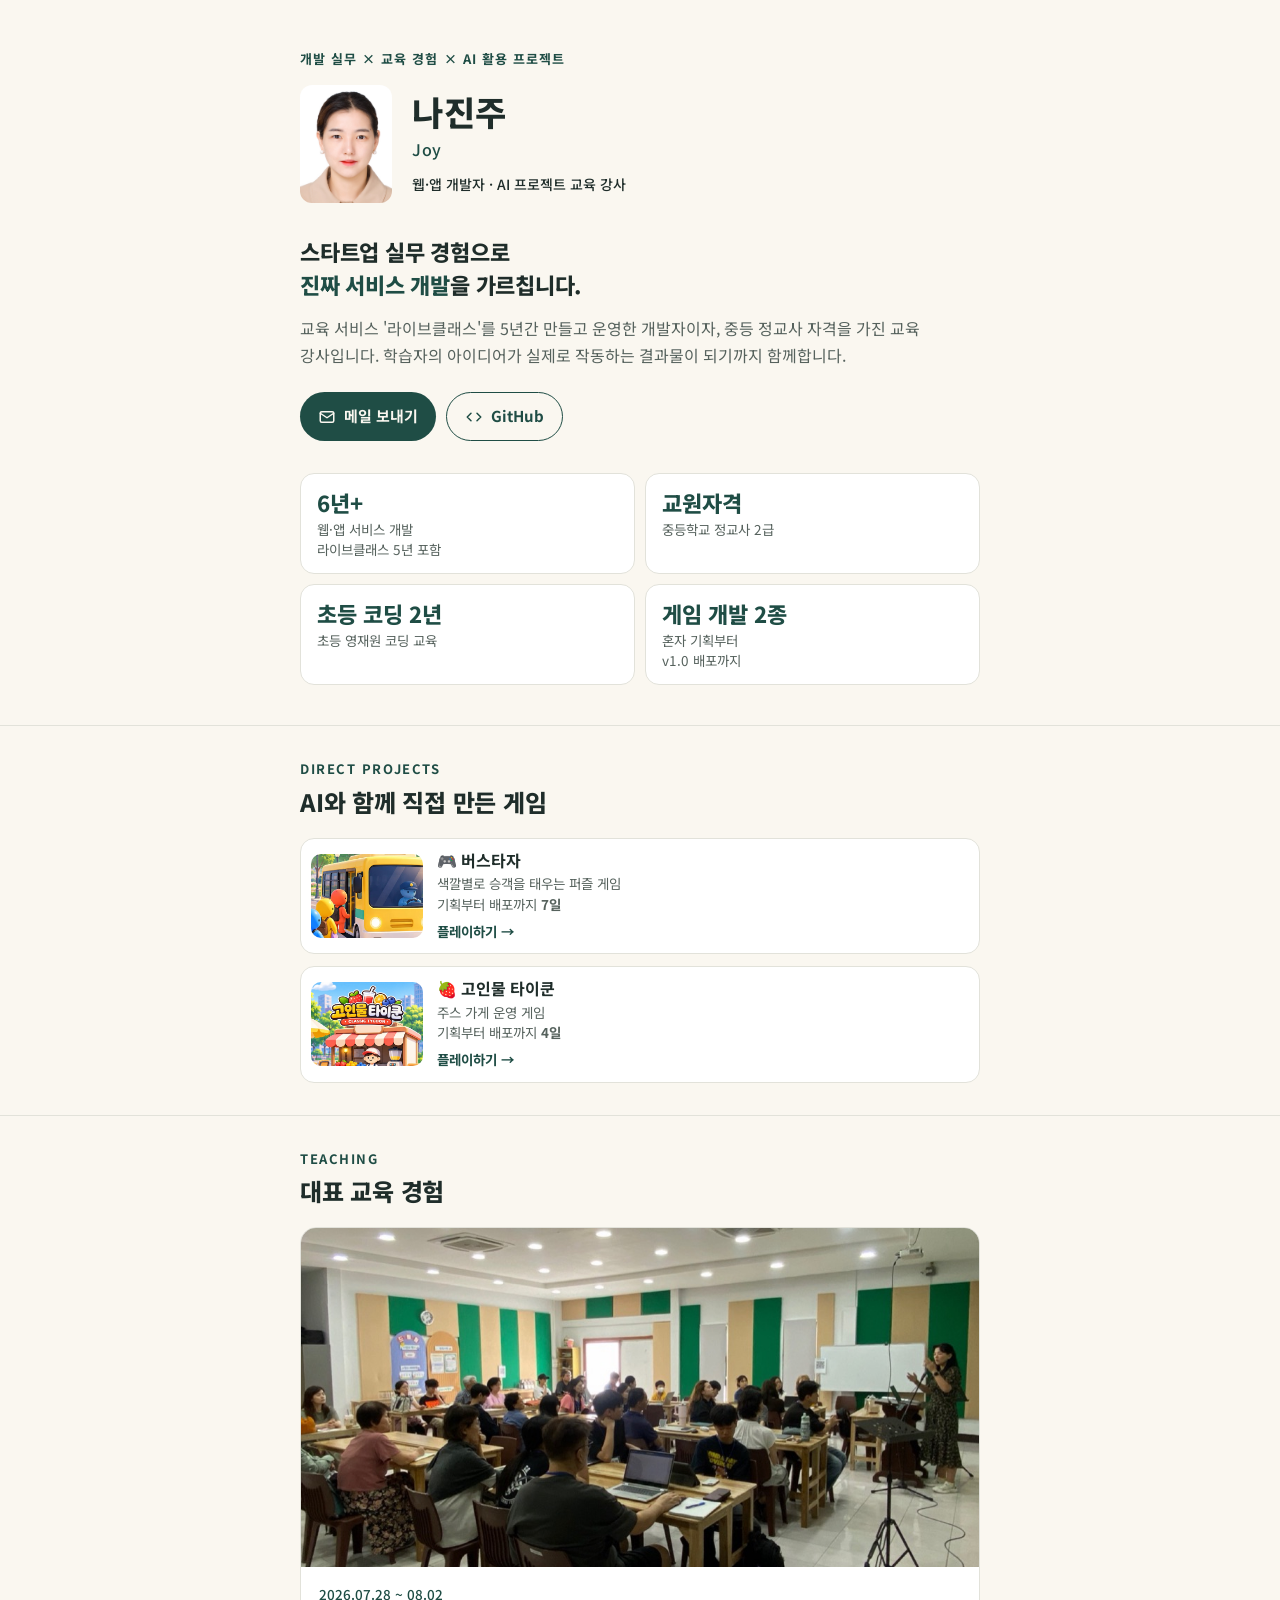
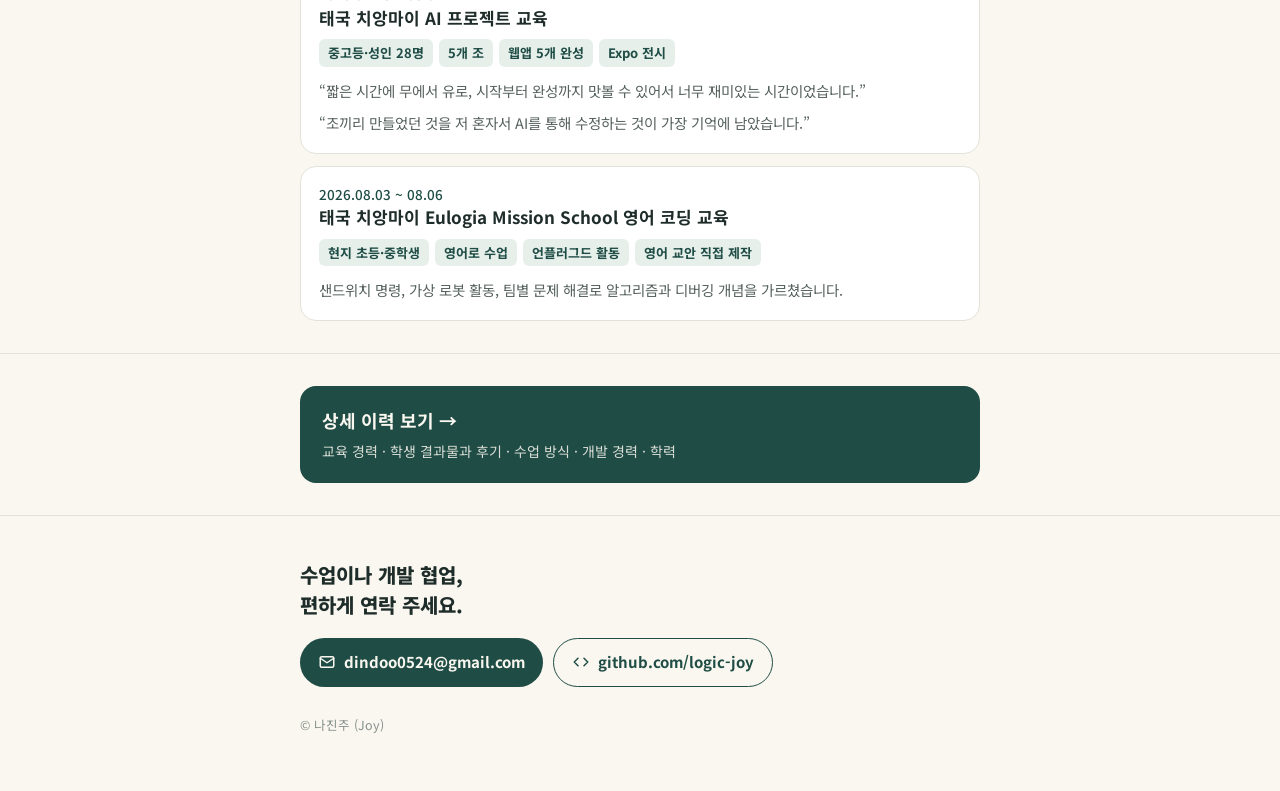
<file: index.html>
<!doctype html>
<html lang="ko">
<head>
<meta charset="utf-8">
<meta name="viewport" content="width=device-width, initial-scale=1">
<title>나진주 (Joy)</title>
<meta name="description" content="스타트업 실무 경험으로 진짜 서비스 개발을 가르칩니다. 웹·앱 개발자 · AI 프로젝트 교육 강사 나진주">
<meta property="og:title" content="나진주 (Joy)">
<meta property="og:description" content="스타트업 실무 경험으로 진짜 서비스 개발을 가르칩니다.">
<meta property="og:image" content="https://logic-joy.github.io/img/game-bustaza.jpg">
<link href="https://fonts.googleapis.com/css2?family=Noto+Sans+KR:wght@400;500;700;800&display=swap" rel="stylesheet">
<link rel="stylesheet" href="style.css">
</head>
<body>

<header class="hero wrap">
  <p class="kicker">개발 실무 × 교육 경험 × AI 활용 프로젝트</p>
  <div class="hero-top">
    <img src="img/profile.jpg" alt="나진주 프로필 사진">
    <div>
      <h1>나진주</h1>
      <div class="en">Joy</div>
      <div class="role">웹·앱 개발자 · AI 프로젝트 교육 강사</div>
    </div>
  </div>
  <p class="pitch">스타트업 실무 경험으로<br><span>진짜 서비스 개발</span>을 가르칩니다.</p>
  <p class="summary">교육 서비스 '라이브클래스'를 5년간 만들고 운영한 개발자이자, 중등 정교사 자격을 가진 교육 강사입니다. 학습자의 아이디어가 실제로 작동하는 결과물이 되기까지 함께합니다.</p>
  <div class="cta">
    <a class="btn primary" href="mailto:dindoo0524@gmail.com"><svg viewBox="0 0 24 24"><rect x="3" y="5" width="18" height="14" rx="2"/><path d="m3 7 9 6 9-6"/></svg>메일 보내기</a>
    <a class="btn ghost" href="https://github.com/logic-joy"><svg viewBox="0 0 24 24"><path d="m8 7-5 5 5 5M16 7l5 5-5 5"/></svg>GitHub</a>
  </div>
  <div class="stats">
    <div class="stat"><b>6년+</b><span>웹·앱 서비스 개발<br>라이브클래스 5년 포함</span></div>
    <div class="stat"><b>교원자격</b><span>중등학교 정교사 2급</span></div>
    <div class="stat"><b>초등 코딩 2년</b><span>초등 영재원 코딩 교육</span></div>
    <div class="stat"><b>게임 개발 2종</b><span>혼자 기획부터<br>v1.0 배포까지</span></div>
  </div>
</header>

<main>
<section class="tight">
  <div class="wrap">
    <p class="eyebrow">DIRECT PROJECTS</p>
    <h2>AI와 함께 직접 만든 게임</h2>
    <div class="mini-games">
      <a class="mini-game" href="https://bus-taza.vercel.app/">
        <img src="img/game-bustaza.jpg" alt="버스타자 게임 대표 이미지">
        <div><h3>🎮 버스타자</h3><p>색깔별로 승객을 태우는 퍼즐 게임<br>기획부터 배포까지 <b>7일</b></p><span class="play">플레이하기 →</span></div>
      </a>
      <a class="mini-game" href="https://classic-tycoon.vercel.app/">
        <img src="img/game-tycoon.jpg" alt="고인물 타이쿤 게임 대표 이미지">
        <div><h3>🍓 고인물 타이쿤</h3><p>주스 가게 운영 게임<br>기획부터 배포까지 <b>4일</b></p><span class="play">플레이하기 →</span></div>
      </a>
    </div>
  </div>
</section>

<section class="tight">
  <div class="wrap">
    <p class="eyebrow">TEACHING</p>
    <h2>대표 교육 경험</h2>
    <div class="highlight">
      <img src="img/class-lecture.jpg" alt="치앙마이 AI 프로젝트 수업 진행 모습">
      <div class="body">
        <div class="date">2026.07.28 ~ 08.02</div>
        <h3>태국 치앙마이 AI 프로젝트 교육</h3>
        <div class="nums"><span>중고등·성인 28명</span><span>5개 조</span><span>웹앱 5개 완성</span><span>Expo 전시</span></div>
        <q>짧은 시간에 무에서 유로, 시작부터 완성까지 맛볼 수 있어서 너무 재미있는 시간이었습니다.</q>
        <q style="margin-top:8px">조끼리 만들었던 것을 저 혼자서 AI를 통해 수정하는 것이 가장 기억에 남았습니다.</q>
      </div>
    </div>
    <div class="highlight" style="margin-top:12px">
      <div class="body">
        <div class="date">2026.08.03 ~ 08.06</div>
        <h3>태국 치앙마이 Eulogia Mission School 영어 코딩 교육</h3>
        <div class="nums"><span>현지 초등·중학생</span><span>영어로 수업</span><span>언플러그드 활동</span><span>영어 교안 직접 제작</span></div>
        <p class="sub" style="font-size:14.5px">샌드위치 명령, 가상 로봇 활동, 팀별 문제 해결로 알고리즘과 디버깅 개념을 가르쳤습니다.</p>
      </div>
    </div>
  </div>
</section>

<section class="tight">
  <div class="wrap">
    <a class="more-link" href="detail/">
      <b>상세 이력 보기 →</b>
      <span>교육 경력 · 학생 결과물과 후기 · 수업 방식 · 개발 경력 · 학력</span>
    </a>
  </div>
</section>
</main>

<footer>
  <div class="wrap">
    <p class="pitch">수업이나 개발 협업,<br>편하게 연락 주세요.</p>
    <div class="cta" style="margin-top:0">
      <a class="btn primary" href="mailto:dindoo0524@gmail.com"><svg viewBox="0 0 24 24"><rect x="3" y="5" width="18" height="14" rx="2"/><path d="m3 7 9 6 9-6"/></svg>dindoo0524@gmail.com</a>
      <a class="btn ghost" href="https://github.com/logic-joy"><svg viewBox="0 0 24 24"><path d="m8 7-5 5 5 5M16 7l5 5-5 5"/></svg>github.com/logic-joy</a>
    </div>
    <small>© 나진주 (Joy)</small>
  </div>
</footer>

</body>
</html>
</file>
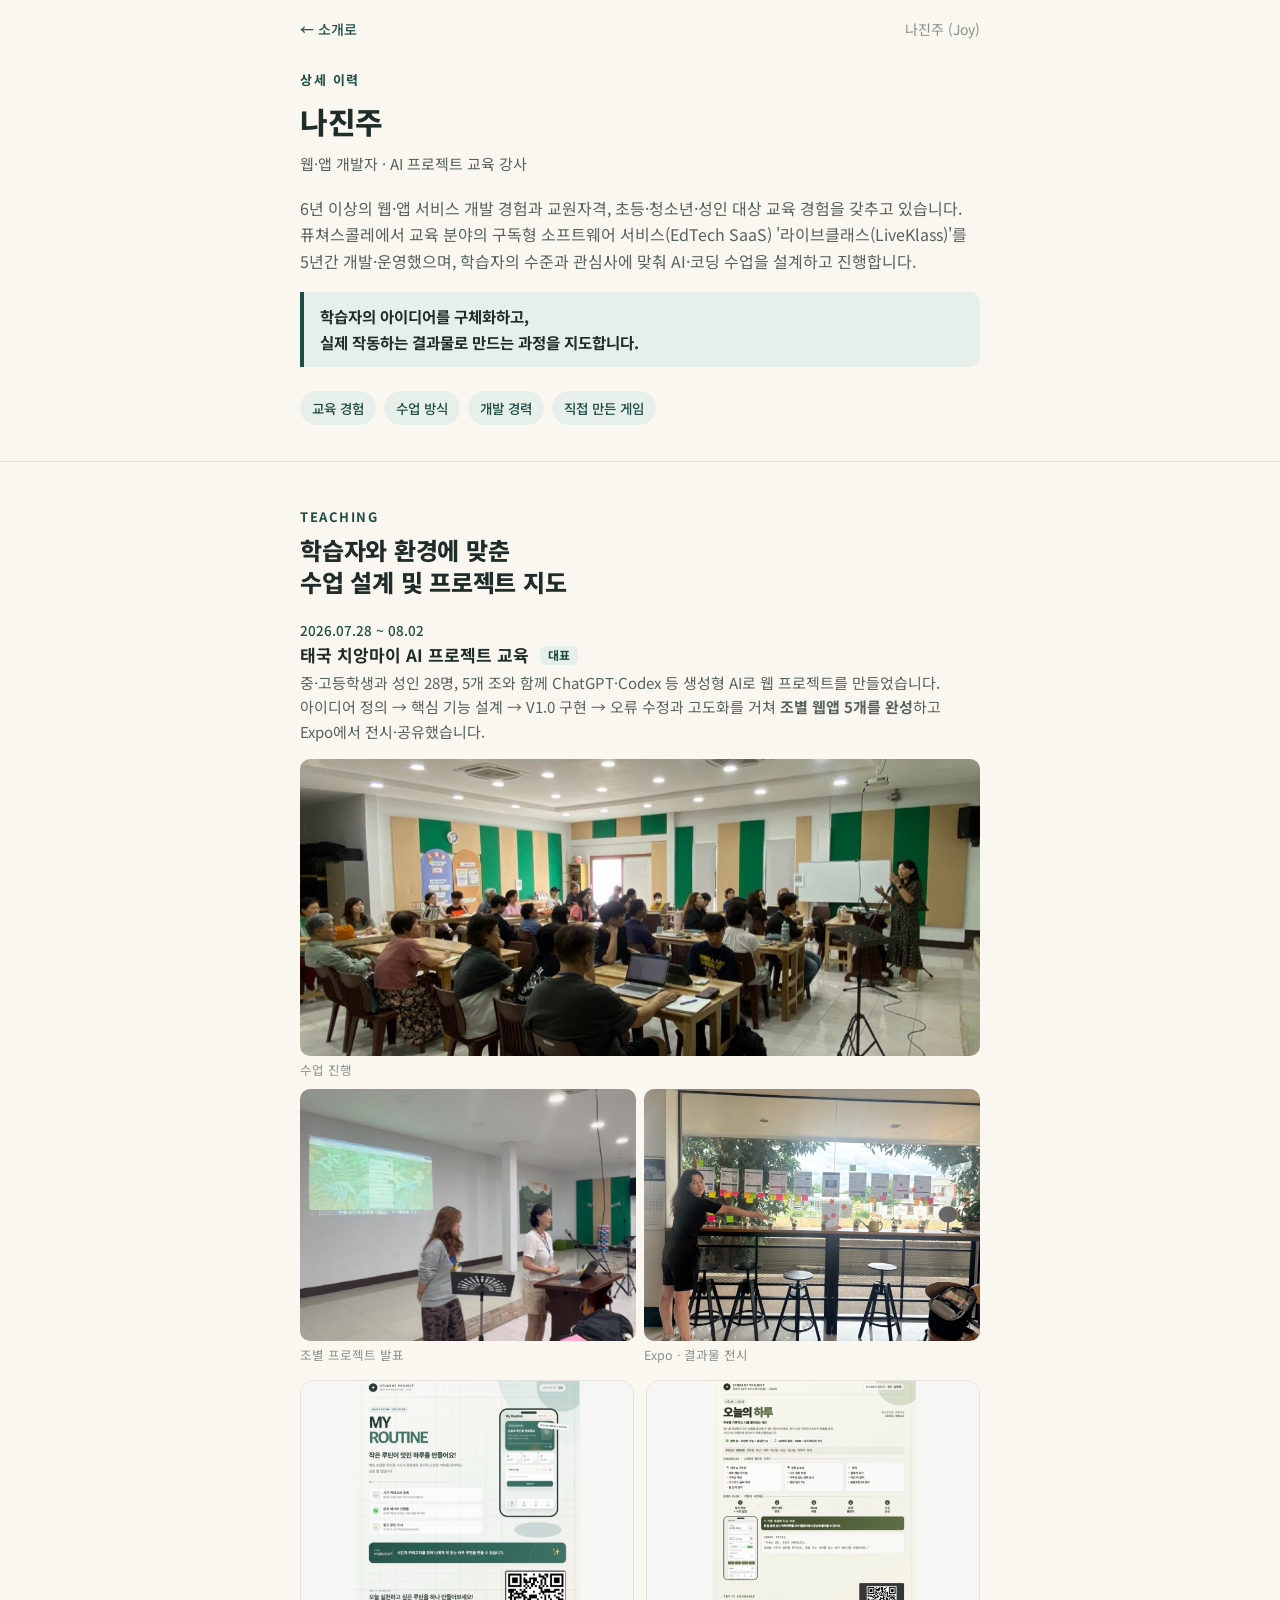
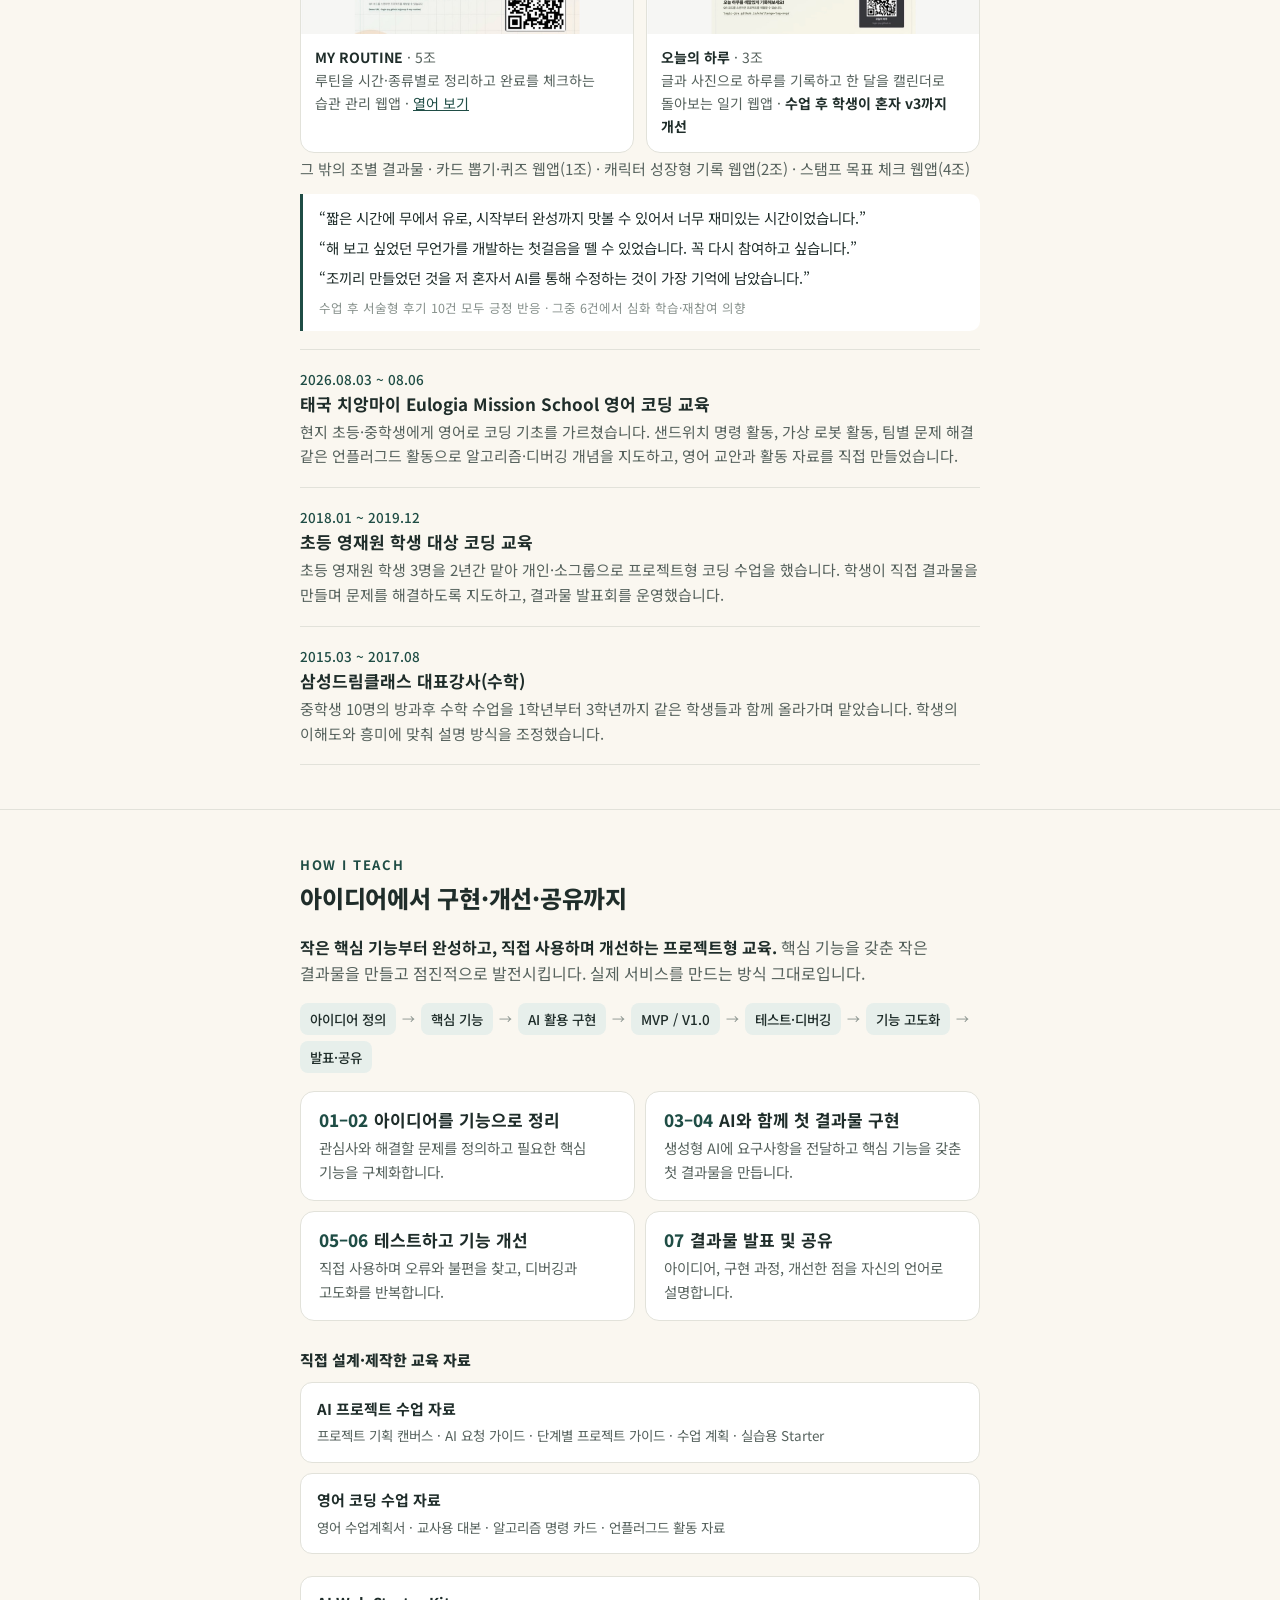
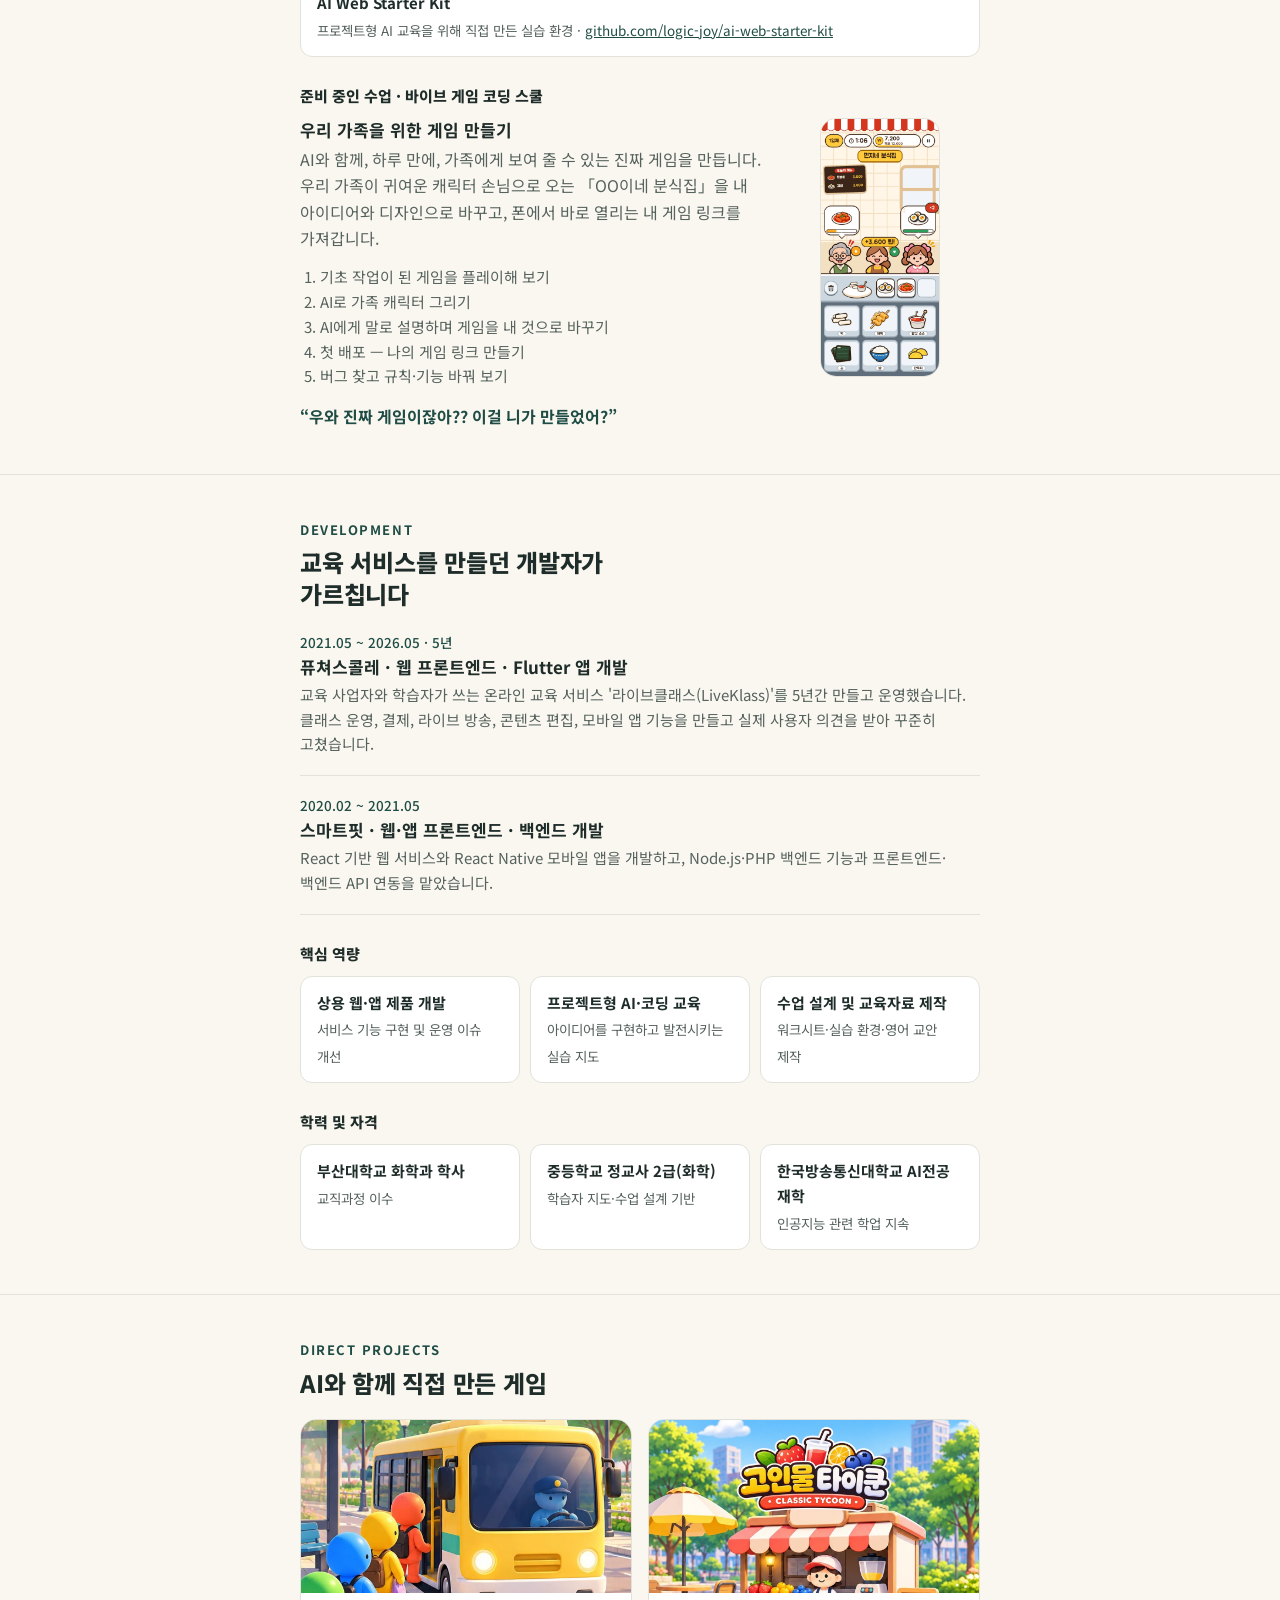
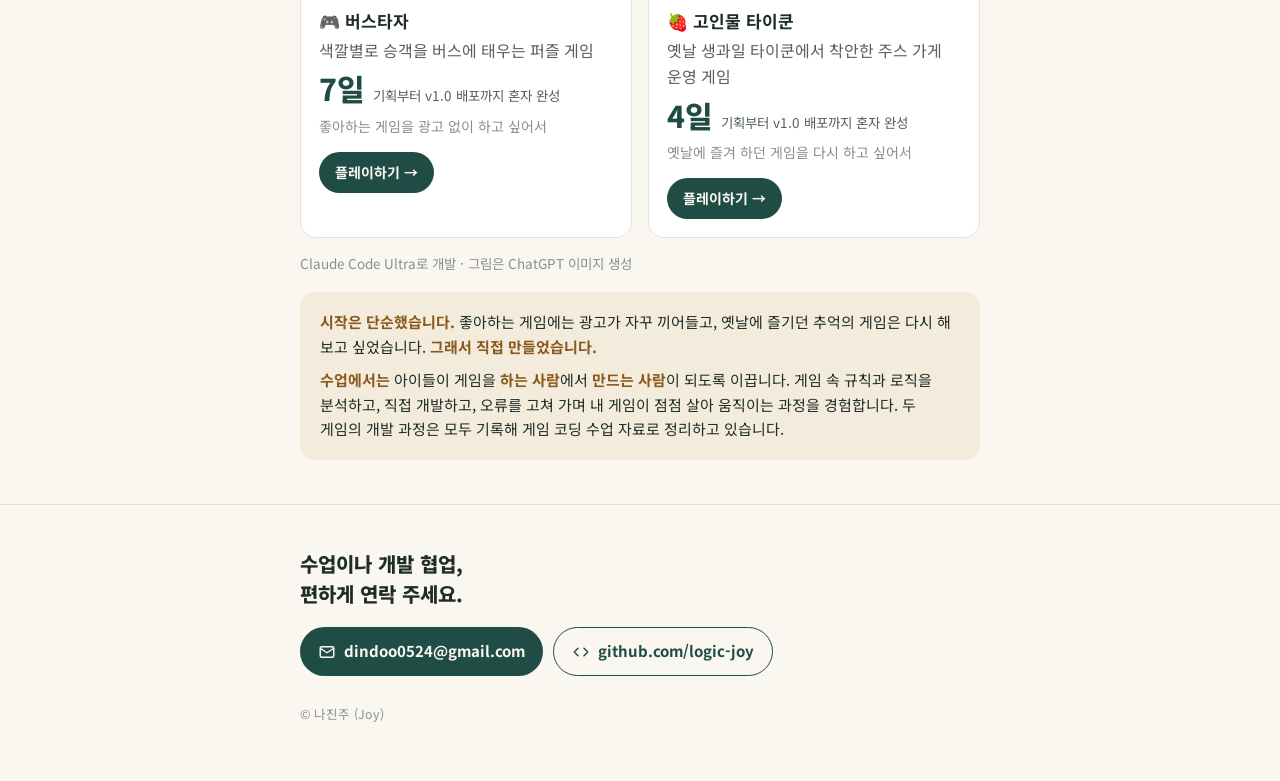
<file: detail/index.html>
<!doctype html>
<html lang="ko">
<head>
<meta charset="utf-8">
<meta name="viewport" content="width=device-width, initial-scale=1">
<title>상세 이력 · 나진주</title>
<meta name="description" content="나진주(Joy)의 교육 경력, 수업 방식, 개발 경력, 직접 만든 게임">
<meta property="og:title" content="상세 이력 · 나진주">
<meta property="og:description" content="교육 경력 · 수업 방식 · 개발 경력 · 직접 만든 게임">
<meta property="og:image" content="https://logic-joy.github.io/img/game-bustaza.jpg">
<link href="https://fonts.googleapis.com/css2?family=Noto+Sans+KR:wght@400;500;700;800&display=swap" rel="stylesheet">
<link rel="stylesheet" href="../style.css">
</head>
<body>

<div class="wrap topbar"><a href="../">← 소개로</a><span class="me">나진주 (Joy)</span></div>
<header class="wrap page-head">
  <p class="eyebrow">상세 이력</p>
  <h1>나진주</h1>
  <p class="who">웹·앱 개발자 · AI 프로젝트 교육 강사</p>
  <p class="summary">6년 이상의 웹·앱 서비스 개발 경험과 교원자격, 초등·청소년·성인 대상 교육 경험을 갖추고 있습니다. 퓨쳐스콜레에서 교육 분야의 구독형 소프트웨어 서비스(EdTech SaaS) '라이브클래스(LiveKlass)'를 5년간 개발·운영했으며, 학습자의 수준과 관심사에 맞춰 AI·코딩 수업을 설계하고 진행합니다.</p>
  <p class="motto">학습자의 아이디어를 구체화하고,<br>실제 작동하는 결과물로 만드는 과정을 지도합니다.</p>
  <nav class="jump">
    <a href="#teaching">교육 경험</a>
    <a href="#method">수업 방식</a>
    <a href="#dev">개발 경력</a>
    <a href="#games">직접 만든 게임</a>
  </nav>
</header>

<main>

<section id="teaching">
  <div class="wrap">
    <p class="eyebrow">TEACHING</p>
    <h2>학습자와 환경에 맞춘<br>수업 설계 및 프로젝트 지도</h2>
    <ul class="tl">
      <li>
        <div class="date">2026.07.28 ~ 08.02</div>
        <h3>태국 치앙마이 AI 프로젝트 교육 <span class="tag">대표</span></h3>
        <p>중·고등학생과 성인 28명, 5개 조와 함께 ChatGPT·Codex 등 생성형 AI로 웹 프로젝트를 만들었습니다. 아이디어 정의 → 핵심 기능 설계 → V1.0 구현 → 오류 수정과 고도화를 거쳐 <b>조별 웹앱 5개를 완성</b>하고 Expo에서 전시·공유했습니다.</p>
        <div class="photos">
          <figure class="wide"><img src="../img/class-lecture.jpg" alt="치앙마이 AI 프로젝트 수업 진행 모습" loading="lazy"><figcaption>수업 진행</figcaption></figure>
          <figure><img src="../img/class-present.jpg" alt="조별 프로젝트 발표 모습" loading="lazy"><figcaption>조별 프로젝트 발표</figcaption></figure>
          <figure><img src="../img/expo.jpg" alt="Expo에서 학생 결과물을 전시한 모습" loading="lazy"><figcaption>Expo · 결과물 전시</figcaption></figure>
        </div>
        <div class="results">
          <div class="result">
            <img src="../img/result-myroutine.jpg" alt="학생 결과물 MY ROUTINE 소개 화면" loading="lazy">
            <div class="body"><b>MY ROUTINE</b> · 5조<br>루틴을 시간·종류별로 정리하고 완료를 체크하는 습관 관리 웹앱 · <a href="https://logic-joy.github.io/group-5-my-routine/">열어 보기</a></div>
          </div>
          <div class="result">
            <img src="../img/result-today.jpg" alt="학생 결과물 오늘의 하루 소개 화면" loading="lazy">
            <div class="body"><b>오늘의 하루</b> · 3조<br>글과 사진으로 하루를 기록하고 한 달을 캘린더로 돌아보는 일기 웹앱 · <b>수업 후 학생이 혼자 v3까지 개선</b></div>
          </div>
        </div>
        <p class="more">그 밖의 조별 결과물 · 카드 뽑기·퀴즈 웹앱(1조) · 캐릭터 성장형 기록 웹앱(2조) · 스탬프 목표 체크 웹앱(4조)</p>
        <div class="quotes">
          <p>“짧은 시간에 무에서 유로, 시작부터 완성까지 맛볼 수 있어서 너무 재미있는 시간이었습니다.”</p>
          <p>“해 보고 싶었던 무언가를 개발하는 첫걸음을 뗄 수 있었습니다. 꼭 다시 참여하고 싶습니다.”</p>
          <p>“조끼리 만들었던 것을 저 혼자서 AI를 통해 수정하는 것이 가장 기억에 남았습니다.”</p>
          <small>수업 후 서술형 후기 10건 모두 긍정 반응 · 그중 6건에서 심화 학습·재참여 의향</small>
        </div>
      </li>
      <li>
        <div class="date">2026.08.03 ~ 08.06</div>
        <h3>태국 치앙마이 Eulogia Mission School 영어 코딩 교육</h3>
        <p>현지 초등·중학생에게 영어로 코딩 기초를 가르쳤습니다. 샌드위치 명령 활동, 가상 로봇 활동, 팀별 문제 해결 같은 언플러그드 활동으로 알고리즘·디버깅 개념을 지도하고, 영어 교안과 활동 자료를 직접 만들었습니다.</p>
      </li>
      <li>
        <div class="date">2018.01 ~ 2019.12</div>
        <h3>초등 영재원 학생 대상 코딩 교육</h3>
        <p>초등 영재원 학생 3명을 2년간 맡아 개인·소그룹으로 프로젝트형 코딩 수업을 했습니다. 학생이 직접 결과물을 만들며 문제를 해결하도록 지도하고, 결과물 발표회를 운영했습니다.</p>
      </li>
      <li>
        <div class="date">2015.03 ~ 2017.08</div>
        <h3>삼성드림클래스 대표강사(수학)</h3>
        <p>중학생 10명의 방과후 수학 수업을 1학년부터 3학년까지 같은 학생들과 함께 올라가며 맡았습니다. 학생의 이해도와 흥미에 맞춰 설명 방식을 조정했습니다.</p>
      </li>
    </ul>
  </div>
</section>

<section id="method">
  <div class="wrap">
    <p class="eyebrow">HOW I TEACH</p>
    <h2>아이디어에서 구현·개선·공유까지</h2>
    <p class="sub" style="margin-bottom:16px"><b style="color:var(--ink)">작은 핵심 기능부터 완성하고, 직접 사용하며 개선하는 프로젝트형 교육.</b> 핵심 기능을 갖춘 작은 결과물을 만들고 점진적으로 발전시킵니다. 실제 서비스를 만드는 방식 그대로입니다.</p>
    <div class="flow">
      <span>아이디어 정의</span><i>→</i><span>핵심 기능</span><i>→</i><span>AI 활용 구현</span><i>→</i><span>MVP / V1.0</span><i>→</i><span>테스트·디버깅</span><i>→</i><span>기능 고도화</span><i>→</i><span>발표·공유</span>
    </div>
    <div class="steps">
      <div class="card"><h3><span class="num">01–02</span>아이디어를 기능으로 정리</h3><p>관심사와 해결할 문제를 정의하고 필요한 핵심 기능을 구체화합니다.</p></div>
      <div class="card"><h3><span class="num">03–04</span>AI와 함께 첫 결과물 구현</h3><p>생성형 AI에 요구사항을 전달하고 핵심 기능을 갖춘 첫 결과물을 만듭니다.</p></div>
      <div class="card"><h3><span class="num">05–06</span>테스트하고 기능 개선</h3><p>직접 사용하며 오류와 불편을 찾고, 디버깅과 고도화를 반복합니다.</p></div>
      <div class="card"><h3><span class="num">07</span>결과물 발표 및 공유</h3><p>아이디어, 구현 과정, 개선한 점을 자신의 언어로 설명합니다.</p></div>
    </div>

    <h3 class="subhead">직접 설계·제작한 교육 자료</h3>
    <ul class="list">
      <li><b>AI 프로젝트 수업 자료</b><span>프로젝트 기획 캔버스 · AI 요청 가이드 · 단계별 프로젝트 가이드 · 수업 계획 · 실습용 Starter</span></li>
      <li><b>영어 코딩 수업 자료</b><span>영어 수업계획서 · 교사용 대본 · 알고리즘 명령 카드 · 언플러그드 활동 자료</span></li>
      <li class="kit"><b>AI Web Starter Kit</b><span>프로젝트형 AI 교육을 위해 직접 만든 실습 환경 · <a href="https://github.com/logic-joy/ai-web-starter-kit">github.com/logic-joy/ai-web-starter-kit</a></span></li>
    </ul>

    <h3 class="subhead">준비 중인 수업 · 바이브 게임 코딩 스쿨</h3>
    <div class="newclass">
      <div>
        <h3>우리 가족을 위한 게임 만들기</h3>
        <p class="sub">AI와 함께, 하루 만에, 가족에게 보여 줄 수 있는 진짜 게임을 만듭니다. 우리 가족이 귀여운 캐릭터 손님으로 오는 「OO이네 분식집」을 내 아이디어와 디자인으로 바꾸고, 폰에서 바로 열리는 내 게임 링크를 가져갑니다.</p>
        <ol>
          <li>기초 작업이 된 게임을 플레이해 보기</li>
          <li>AI로 가족 캐릭터 그리기</li>
          <li>AI에게 말로 설명하며 게임을 내 것으로 바꾸기</li>
          <li>첫 배포 — 나의 게임 링크 만들기</li>
          <li>버그 찾고 규칙·기능 바꿔 보기</li>
        </ol>
        <blockquote>“우와 진짜 게임이잖아?? 이걸 니가 만들었어?”</blockquote>
      </div>
      <img src="../img/class-bunsik.webp" alt="수업에서 만드는 게임 예시 「민지네 분식집」 화면" loading="lazy">
    </div>
  </div>
</section>

<section id="dev">
  <div class="wrap">
    <p class="eyebrow">DEVELOPMENT</p>
    <h2>교육 서비스를 만들던 개발자가<br>가르칩니다</h2>
    <ul class="tl">
      <li>
        <div class="date">2021.05 ~ 2026.05 · 5년</div>
        <h3>퓨쳐스콜레 · 웹 프론트엔드 · Flutter 앱 개발</h3>
        <p>교육 사업자와 학습자가 쓰는 온라인 교육 서비스 '라이브클래스(LiveKlass)'를 5년간 만들고 운영했습니다. 클래스 운영, 결제, 라이브 방송, 콘텐츠 편집, 모바일 앱 기능을 만들고 실제 사용자 의견을 받아 꾸준히 고쳤습니다.</p>
      </li>
      <li>
        <div class="date">2020.02 ~ 2021.05</div>
        <h3>스마트핏 · 웹·앱 프론트엔드 · 백엔드 개발</h3>
        <p>React 기반 웹 서비스와 React Native 모바일 앱을 개발하고, Node.js·PHP 백엔드 기능과 프론트엔드·백엔드 API 연동을 맡았습니다.</p>
      </li>
    </ul>

    <h3 class="subhead">핵심 역량</h3>
    <ul class="list three">
      <li><b>상용 웹·앱 제품 개발</b><span>서비스 기능 구현 및 운영 이슈 개선</span></li>
      <li><b>프로젝트형 AI·코딩 교육</b><span>아이디어를 구현하고 발전시키는 실습 지도</span></li>
      <li><b>수업 설계 및 교육자료 제작</b><span>워크시트·실습 환경·영어 교안 제작</span></li>
    </ul>

    <h3 class="subhead">학력 및 자격</h3>
    <ul class="list three">
      <li><b>부산대학교 화학과 학사</b><span>교직과정 이수</span></li>
      <li><b>중등학교 정교사 2급(화학)</b><span>학습자 지도·수업 설계 기반</span></li>
      <li><b>한국방송통신대학교 AI전공 재학</b><span>인공지능 관련 학업 지속</span></li>
    </ul>
  </div>
</section>
<section id="games">
  <div class="wrap">
    <p class="eyebrow">DIRECT PROJECTS</p>
    <h2>AI와 함께 직접 만든 게임</h2>
    <div class="games">
      <article class="game">
        <img src="../img/game-bustaza.jpg" alt="버스타자 게임 대표 이미지">
        <div class="body">
          <h3>🎮 버스타자</h3>
          <p class="sub">색깔별로 승객을 버스에 태우는 퍼즐 게임</p>
          <div class="days"><b>7일</b><span>기획부터 v1.0 배포까지 혼자 완성</span></div>
          <p class="why">좋아하는 게임을 광고 없이 하고 싶어서</p>
          <a class="btn primary" href="https://bus-taza.vercel.app/">플레이하기 →</a>
        </div>
      </article>
      <article class="game">
        <img src="../img/game-tycoon.jpg" alt="고인물 타이쿤 게임 대표 이미지">
        <div class="body">
          <h3>🍓 고인물 타이쿤</h3>
          <p class="sub">옛날 생과일 타이쿤에서 착안한 주스 가게 운영 게임</p>
          <div class="days"><b>4일</b><span>기획부터 v1.0 배포까지 혼자 완성</span></div>
          <p class="why">옛날에 즐겨 하던 게임을 다시 하고 싶어서</p>
          <a class="btn primary" href="https://classic-tycoon.vercel.app/">플레이하기 →</a>
        </div>
      </article>
    </div>
    <p class="tools">Claude Code Ultra로 개발 · 그림은 ChatGPT 이미지 생성</p>
    <div class="story">
      <p><b>시작은 단순했습니다.</b> 좋아하는 게임에는 광고가 자꾸 끼어들고, 옛날에 즐기던 추억의 게임은 다시 해 보고 싶었습니다. <b>그래서 직접 만들었습니다.</b></p>
      <p><b>수업에서는</b> 아이들이 게임을 <b>하는 사람</b>에서 <b>만드는 사람</b>이 되도록 이끕니다. 게임 속 규칙과 로직을 분석하고, 직접 개발하고, 오류를 고쳐 가며 내 게임이 점점 살아 움직이는 과정을 경험합니다. 두 게임의 개발 과정은 모두 기록해 게임 코딩 수업 자료로 정리하고 있습니다.</p>
    </div>
  </div>
</section>
</main>

<footer>
  <div class="wrap">
    <p class="pitch">수업이나 개발 협업,<br>편하게 연락 주세요.</p>
    <div class="cta" style="margin-top:0">
      <a class="btn primary" href="mailto:dindoo0524@gmail.com"><svg viewBox="0 0 24 24"><rect x="3" y="5" width="18" height="14" rx="2"/><path d="m3 7 9 6 9-6"/></svg>dindoo0524@gmail.com</a>
      <a class="btn ghost" href="https://github.com/logic-joy"><svg viewBox="0 0 24 24"><path d="m8 7-5 5 5 5M16 7l5 5-5 5"/></svg>github.com/logic-joy</a>
    </div>
    <small>© 나진주 (Joy)</small>
  </div>
</footer>

</body>
</html>
</file>
<file: style.css>
:root {
    --bg: #faf7f0;
    --surface: #ffffff;
    --green: #1f4d45;
    --green-soft: #e7efeb;
    --ink: #1f2d2a;
    --sub: #56625d;
    --mute: #87918c;
    --line: #e2e2da;
    --warm: #f3ebdc;
    --warm-ink: #8a5a1c;
  }
  @media (prefers-color-scheme: dark) {
    :root {
      --bg: #141a18; --surface: #1c2422; --green: #8cc5b6; --green-soft: #22312d;
      --ink: #eef0ec; --sub: #b4bdb8; --mute: #85908b; --line: #2c3633;
      --warm: #2a2520; --warm-ink: #e0b37a;
    }
  }
  * { box-sizing: border-box; }
  html { -webkit-text-size-adjust: 100%; }
  body {
    margin: 0; background: var(--bg); color: var(--ink);
    font-family: "Noto Sans KR", "Apple SD Gothic Neo", sans-serif;
    font-size: 16px; line-height: 1.65; word-break: keep-all; overflow-wrap: break-word;
  }
  a { color: var(--green); }
  img { max-width: 100%; display: block; }
  .wrap { max-width: 720px; margin: 0 auto; padding: 0 20px; }
  section { padding: 44px 0; border-top: 1px solid var(--line); }
  .eyebrow { font-size: 13px; font-weight: 700; letter-spacing: .12em; color: var(--green); margin: 0 0 6px; }
  h2 { font-size: 24px; line-height: 1.35; margin: 0 0 20px; font-weight: 800; letter-spacing: -.01em; }
  h3 { font-size: 17px; margin: 0 0 4px; font-weight: 700; line-height: 1.4; }
  p { margin: 0; }
  .sub { color: var(--sub); }

  /* hero */
  .hero { padding-top: 48px; padding-bottom: 40px; }
  .hero-top { display: flex; gap: 20px; align-items: center; }
  .hero-top img { width: 92px; height: 118px; object-fit: cover; border-radius: 12px; flex: none; }
  .hero h1 { font-size: 34px; font-weight: 800; margin: 0; line-height: 1.1; letter-spacing: .02em; }
  .hero .en { font-size: 16px; letter-spacing: .04em; color: var(--green); font-weight: 500; margin-top: 6px; }
  .hero .role { font-size: 14px; font-weight: 500; margin-top: 10px; }
  .hero .pitch { font-size: 22px; font-weight: 800; line-height: 1.5; margin: 32px 0 14px; letter-spacing: -.01em; }
  .hero .pitch span { color: var(--green); }
  .hero .summary { color: var(--sub); }
  .hero .motto { margin-top: 18px; background: var(--green-soft); border-left: 4px solid var(--green); border-radius: 0 10px 10px 0; padding: 12px 16px; font-weight: 700; font-size: 15.5px; }
  .hero .kicker { font-size: 13px; font-weight: 700; letter-spacing: .08em; color: var(--green); margin-bottom: 16px; }
  .cta { display: flex; flex-wrap: wrap; gap: 10px; margin-top: 24px; }
  .btn { display: inline-flex; align-items: center; gap: 8px; padding: 11px 18px; border-radius: 999px; font-weight: 700; font-size: 15px; text-decoration: none; }
  .btn.primary { background: var(--green); color: var(--bg); }
  .btn.ghost { border: 1.5px solid var(--green); color: var(--green); }
  .btn svg { width: 18px; height: 18px; stroke: currentColor; fill: none; stroke-width: 2; stroke-linecap: round; stroke-linejoin: round; }

  .stats { display: grid; grid-template-columns: repeat(2, 1fr); gap: 10px; margin-top: 32px; }
  .stat { background: var(--surface); border: 1px solid var(--line); border-radius: 14px; padding: 14px 16px; }
  .stat b { display: block; font-size: 22px; font-weight: 800; color: var(--green); line-height: 1.3; }
  .stat span { display: block; font-size: 13.5px; line-height: 1.5; color: var(--sub); margin-top: 2px; }

  .jump { display: flex; flex-wrap: wrap; gap: 8px; margin-top: 24px; }
  .jump a { font-size: 13.5px; text-decoration: none; padding: 6px 12px; border-radius: 999px; background: var(--green-soft); font-weight: 500; }

  /* games */
  .games { display: grid; gap: 16px; }
  @media (min-width: 640px) { .games { grid-template-columns: 1fr 1fr; } }
  .game { background: var(--surface); border: 1px solid var(--line); border-radius: 16px; overflow: hidden; }
  .game img { width: 100%; aspect-ratio: 1200 / 630; object-fit: cover; }
  .game .body { padding: 16px 18px 18px; }
  .game .days { display: flex; align-items: baseline; gap: 8px; margin: 10px 0 8px; }
  .game .days b { font-size: 30px; font-weight: 800; color: var(--green); line-height: 1; }
  .game .days span { font-size: 13.5px; color: var(--sub); }
  .game .why { font-size: 14px; color: var(--mute); margin-bottom: 14px; }
  .game .btn { padding: 9px 16px; font-size: 14px; }
  .tools { font-size: 13.5px; color: var(--mute); margin-top: 14px; }
  .story { background: var(--warm); border-radius: 14px; padding: 18px 20px; margin-top: 18px; font-size: 15px; }
  .story b { color: var(--warm-ink); }
  .story p + p { margin-top: 8px; }

  /* timeline */
  .tl { list-style: none; margin: 0; padding: 0; }
  .tl li { padding: 18px 0; border-bottom: 1px solid var(--line); }
  .tl li:first-child { padding-top: 0; }
  .tl .date { font-size: 13.5px; color: var(--green); font-weight: 500; margin-bottom: 2px; }
  .tl p { color: var(--sub); font-size: 15px; margin-top: 4px; }
  .tl .tag { display: inline-block; font-size: 12px; font-weight: 700; color: var(--green); background: var(--green-soft); border-radius: 6px; padding: 1px 8px; margin-left: 6px; vertical-align: 2px; }

  .quotes { margin-top: 12px; border-left: 3px solid var(--green); background: var(--surface); border-radius: 0 10px 10px 0; padding: 12px 16px; }
  .quotes p { color: var(--ink); font-size: 14.5px; margin: 0; }
  .quotes p + p { margin-top: 6px; }
  .quotes small { display: block; margin-top: 8px; color: var(--mute); font-size: 12.5px; }

  .photos { display: grid; grid-template-columns: 1fr 1fr; gap: 8px; margin-top: 14px; }
  .photos figure { margin: 0; }
  .photos img { width: 100%; aspect-ratio: 4 / 3; object-fit: cover; border-radius: 10px; }
  .photos .wide { grid-column: span 2; }
  .photos .wide img { aspect-ratio: 16 / 7; }
  figcaption { font-size: 12.5px; color: var(--mute); margin-top: 4px; }

  .results { display: grid; gap: 12px; margin-top: 14px; }
  @media (min-width: 640px) { .results { grid-template-columns: 1fr 1fr; } }
  .result { background: var(--surface); border: 1px solid var(--line); border-radius: 14px; overflow: hidden; }
  .result img { width: 100%; aspect-ratio: 1648 / 1258; object-fit: cover; object-position: top; }
  .result .body { padding: 12px 14px 14px; font-size: 14px; color: var(--sub); }
  .result b { color: var(--ink); }
  .more { font-size: 14px; color: var(--sub); margin-top: 12px; }

  /* method */
  .flow { display: flex; flex-wrap: wrap; gap: 6px; align-items: center; margin-bottom: 18px; }
  .flow span { font-size: 13.5px; font-weight: 500; background: var(--green-soft); border-radius: 8px; padding: 5px 10px; }
  .flow i { font-style: normal; color: var(--mute); font-size: 13px; }
  .steps { display: grid; gap: 10px; }
  @media (min-width: 640px) { .steps { grid-template-columns: 1fr 1fr; } }
  .card { background: var(--surface); border: 1px solid var(--line); border-radius: 14px; padding: 16px 18px; }
  .card .num { color: var(--green); font-weight: 800; margin-right: 6px; }
  .card p { color: var(--sub); font-size: 14.5px; margin-top: 4px; }

  .kit { margin-top: 12px; }

  /* new class */
  .newclass { display: grid; gap: 18px; align-items: start; }
  @media (min-width: 640px) { .newclass { grid-template-columns: 1fr 200px; } }
  .newclass img { width: 200px; max-width: 60%; border-radius: 16px; border: 1px solid var(--line); margin: 0 auto; }
  .newclass ol { margin: 14px 0 0; padding-left: 20px; color: var(--sub); font-size: 15px; }
  .newclass blockquote { margin: 14px 0 0; padding: 0; font-weight: 700; color: var(--green); }

  /* career & edu */
  .list { list-style: none; margin: 0; padding: 0; display: grid; gap: 10px; }
  @media (min-width: 640px) { .list.three { grid-template-columns: repeat(3, 1fr); } }
  .list li { background: var(--surface); border: 1px solid var(--line); border-radius: 12px; padding: 14px 16px; }
  .list b { display: block; font-size: 15px; }
  .list span { font-size: 13.5px; color: var(--sub); }
  .subhead { font-size: 15px; font-weight: 800; margin: 28px 0 12px; }

  footer { padding: 44px 0 56px; border-top: 1px solid var(--line); }
  footer .pitch { font-size: 20px; font-weight: 800; line-height: 1.5; margin-bottom: 18px; }
  footer small { display: block; margin-top: 28px; color: var(--mute); font-size: 12.5px; }

  /* 페이지 간 이동 */
  .topbar { display: flex; justify-content: space-between; align-items: center; padding-top: 18px; font-size: 14px; }
  .topbar a { text-decoration: none; font-weight: 500; }
  .topbar .me { color: var(--mute); }

  /* 상세 페이지 머리 */
  .page-head { padding-top: 28px; padding-bottom: 36px; }
  .page-head h1 { font-size: 30px; font-weight: 800; margin: 4px 0 6px; letter-spacing: -.01em; }
  .page-head .who { color: var(--sub); font-size: 15px; }
  .page-head .summary { color: var(--sub); margin-top: 18px; }
  .page-head .motto { margin-top: 18px; background: var(--green-soft); border-left: 4px solid var(--green); border-radius: 0 10px 10px 0; padding: 12px 16px; font-weight: 700; font-size: 15.5px; }

  /* 메인: 짧은 게임 카드 */
  .mini-games { display: grid; gap: 12px; }
  .mini-game { display: grid; grid-template-columns: 112px 1fr; gap: 14px; align-items: center; background: var(--surface); border: 1px solid var(--line); border-radius: 14px; padding: 10px; text-decoration: none; color: inherit; }
  .mini-game img { width: 112px; height: 84px; object-fit: cover; border-radius: 10px; }
  .mini-game h3 { font-size: 16px; margin: 0; }
  .mini-game p { font-size: 13.5px; color: var(--sub); margin-top: 2px; line-height: 1.5; }
  .mini-game .play { display: inline-block; margin-top: 6px; font-size: 13.5px; font-weight: 700; color: var(--green); }

  /* 메인: 대표 교육 경험 */
  .highlight { background: var(--surface); border: 1px solid var(--line); border-radius: 16px; overflow: hidden; }
  .highlight img { width: 100%; aspect-ratio: 16 / 8; object-fit: cover; }
  .highlight .body { padding: 16px 18px 18px; }
  .highlight .date { font-size: 13.5px; color: var(--green); font-weight: 500; }
  .highlight .nums { display: flex; flex-wrap: wrap; gap: 6px; margin: 10px 0 12px; }
  .highlight .nums span { font-size: 13px; font-weight: 700; color: var(--green); background: var(--green-soft); border-radius: 6px; padding: 3px 9px; }
  .highlight q { display: block; font-size: 14.5px; color: var(--sub); quotes: "“" "”"; }

  /* 메인: 상세 이력으로 */
  .more-link { display: block; text-decoration: none; color: var(--bg); background: var(--green); border-radius: 16px; padding: 20px 22px; }
  .more-link b { display: block; font-size: 18px; }
  .more-link span { display: block; font-size: 14px; opacity: .85; margin-top: 4px; }
  section.tight { padding: 32px 0; }
</file>
